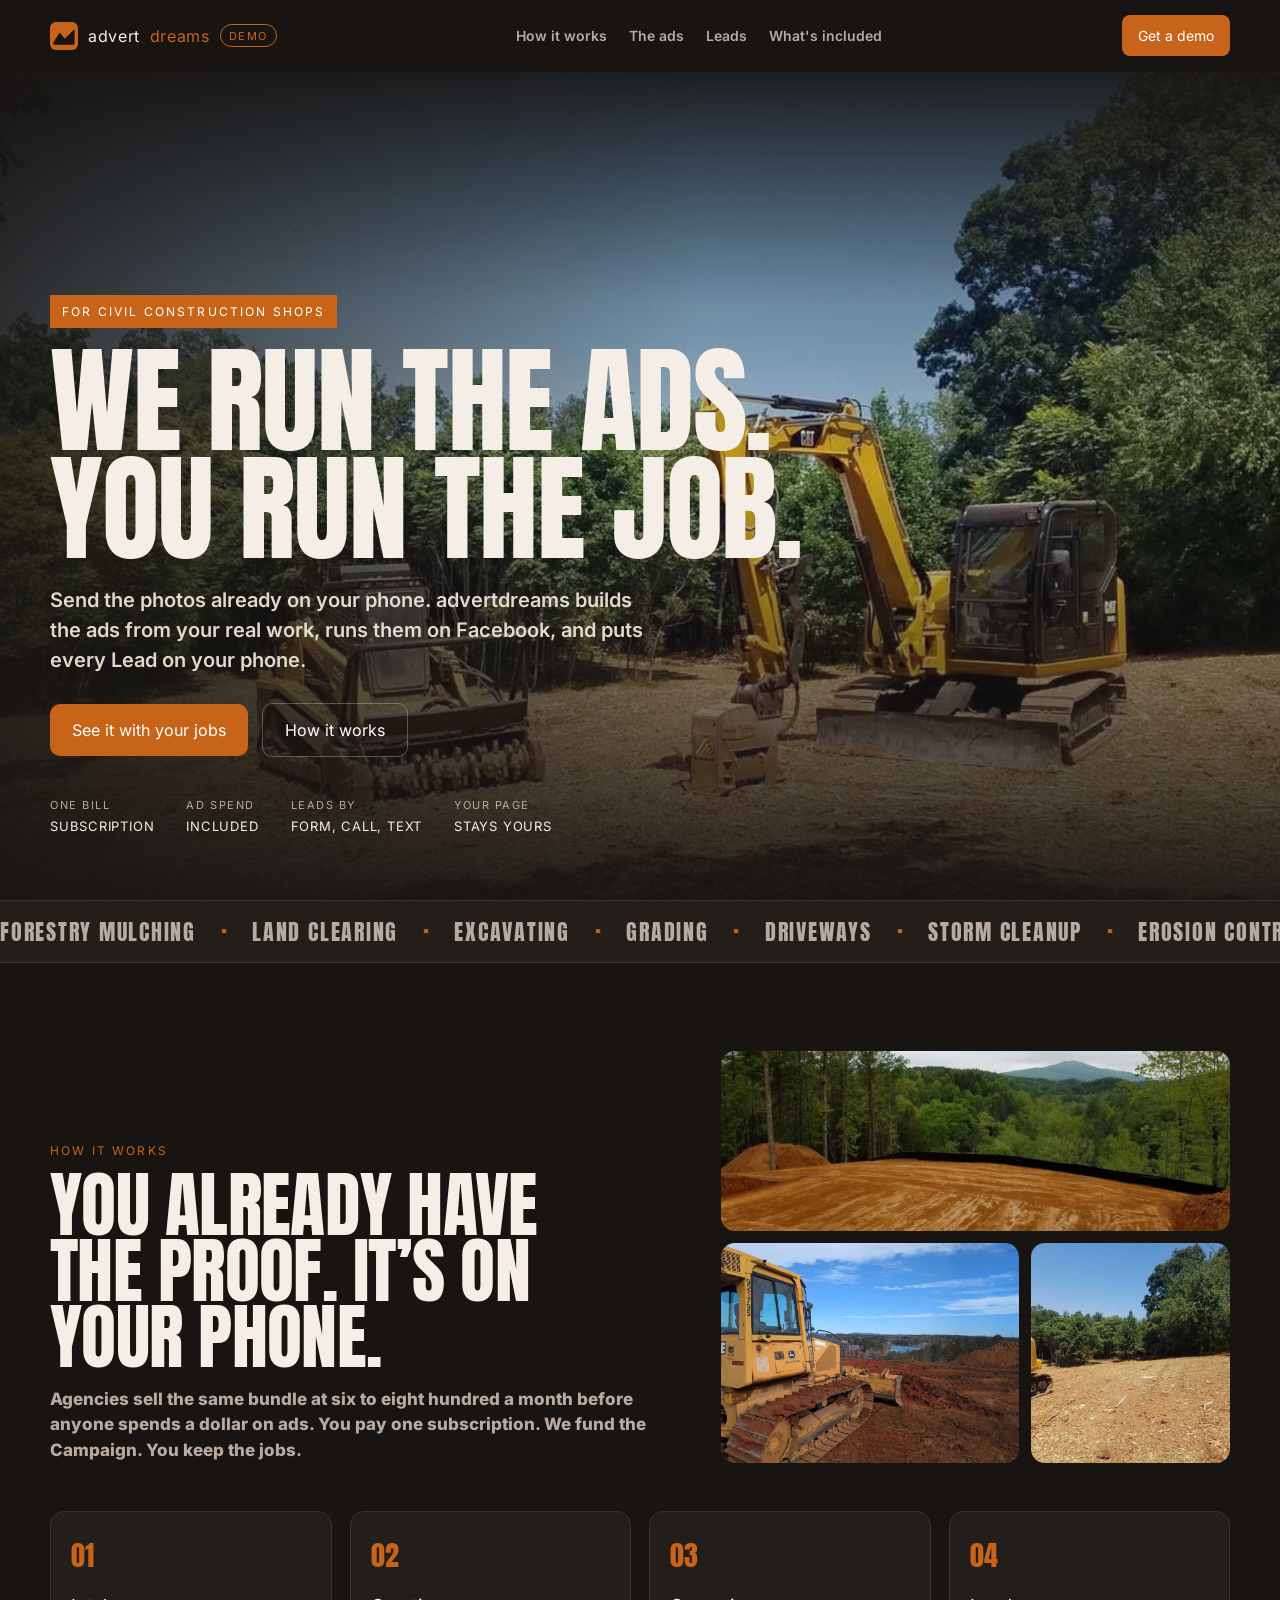
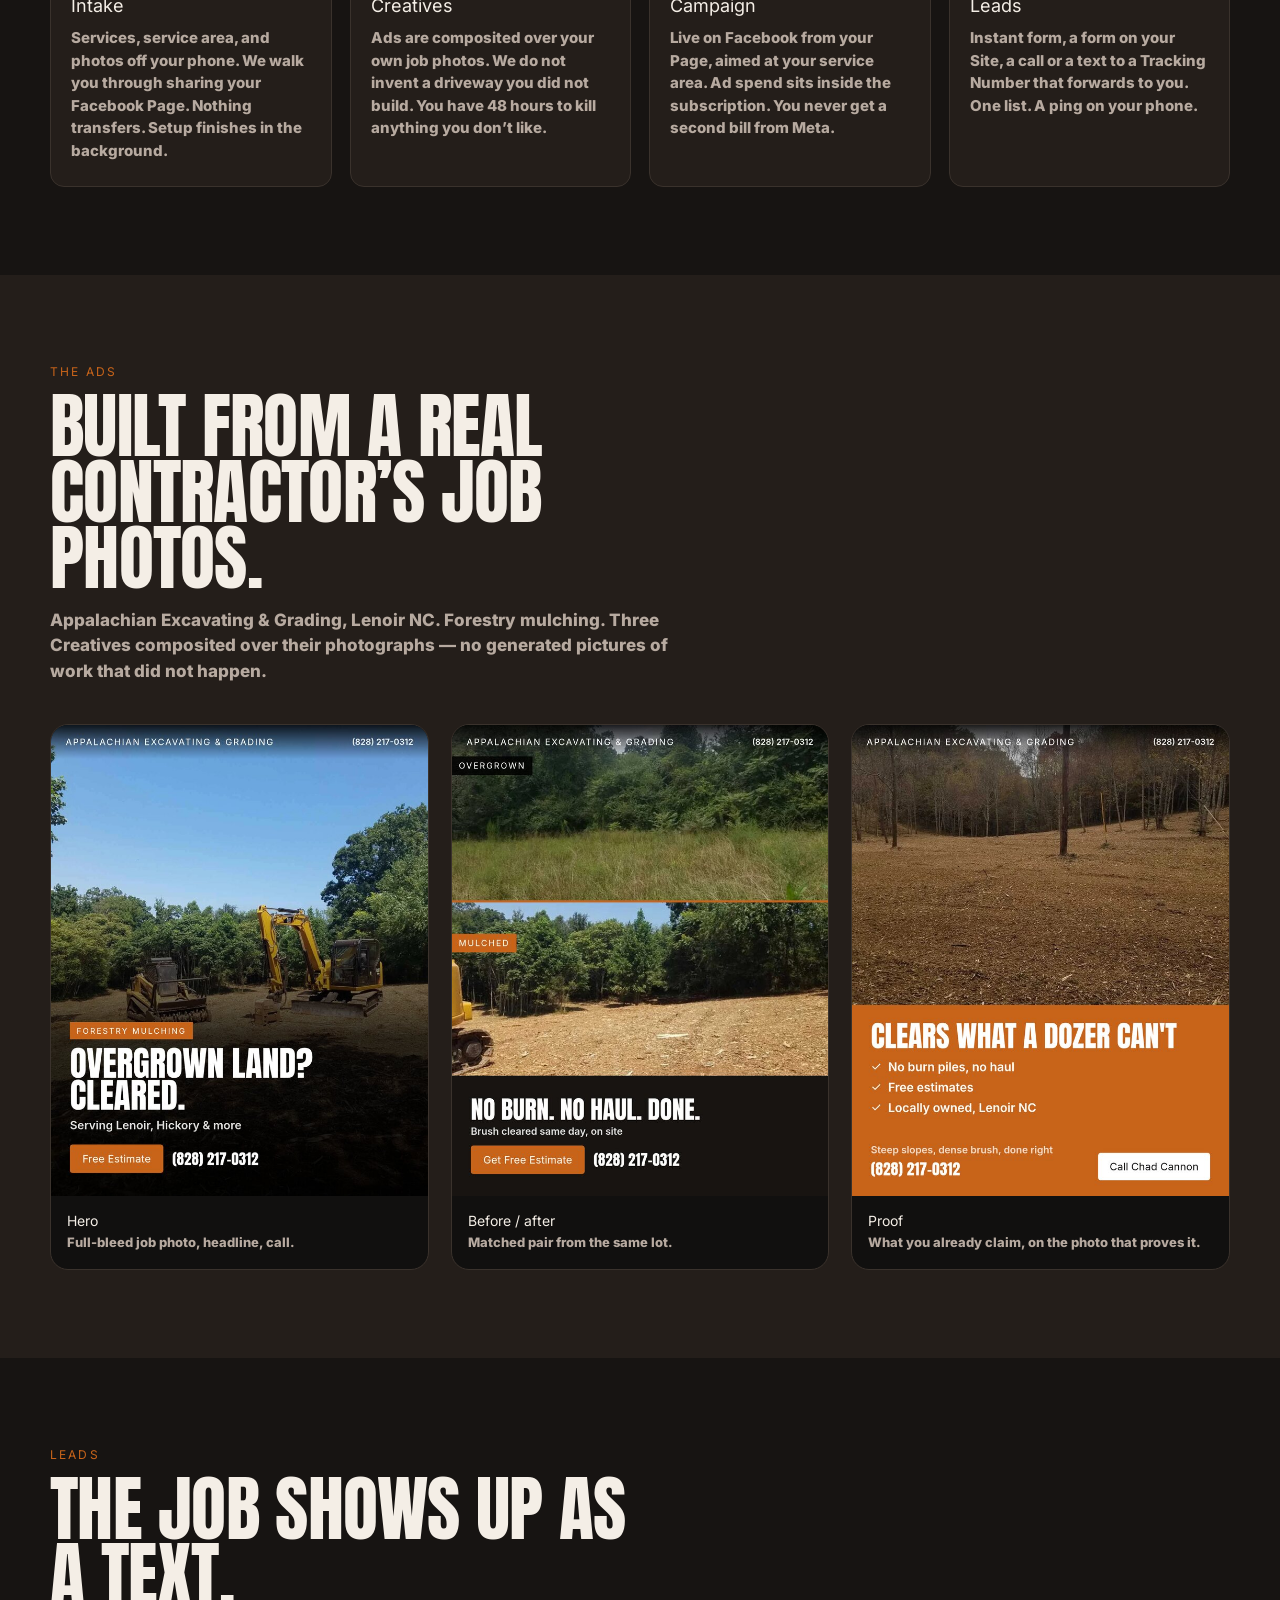
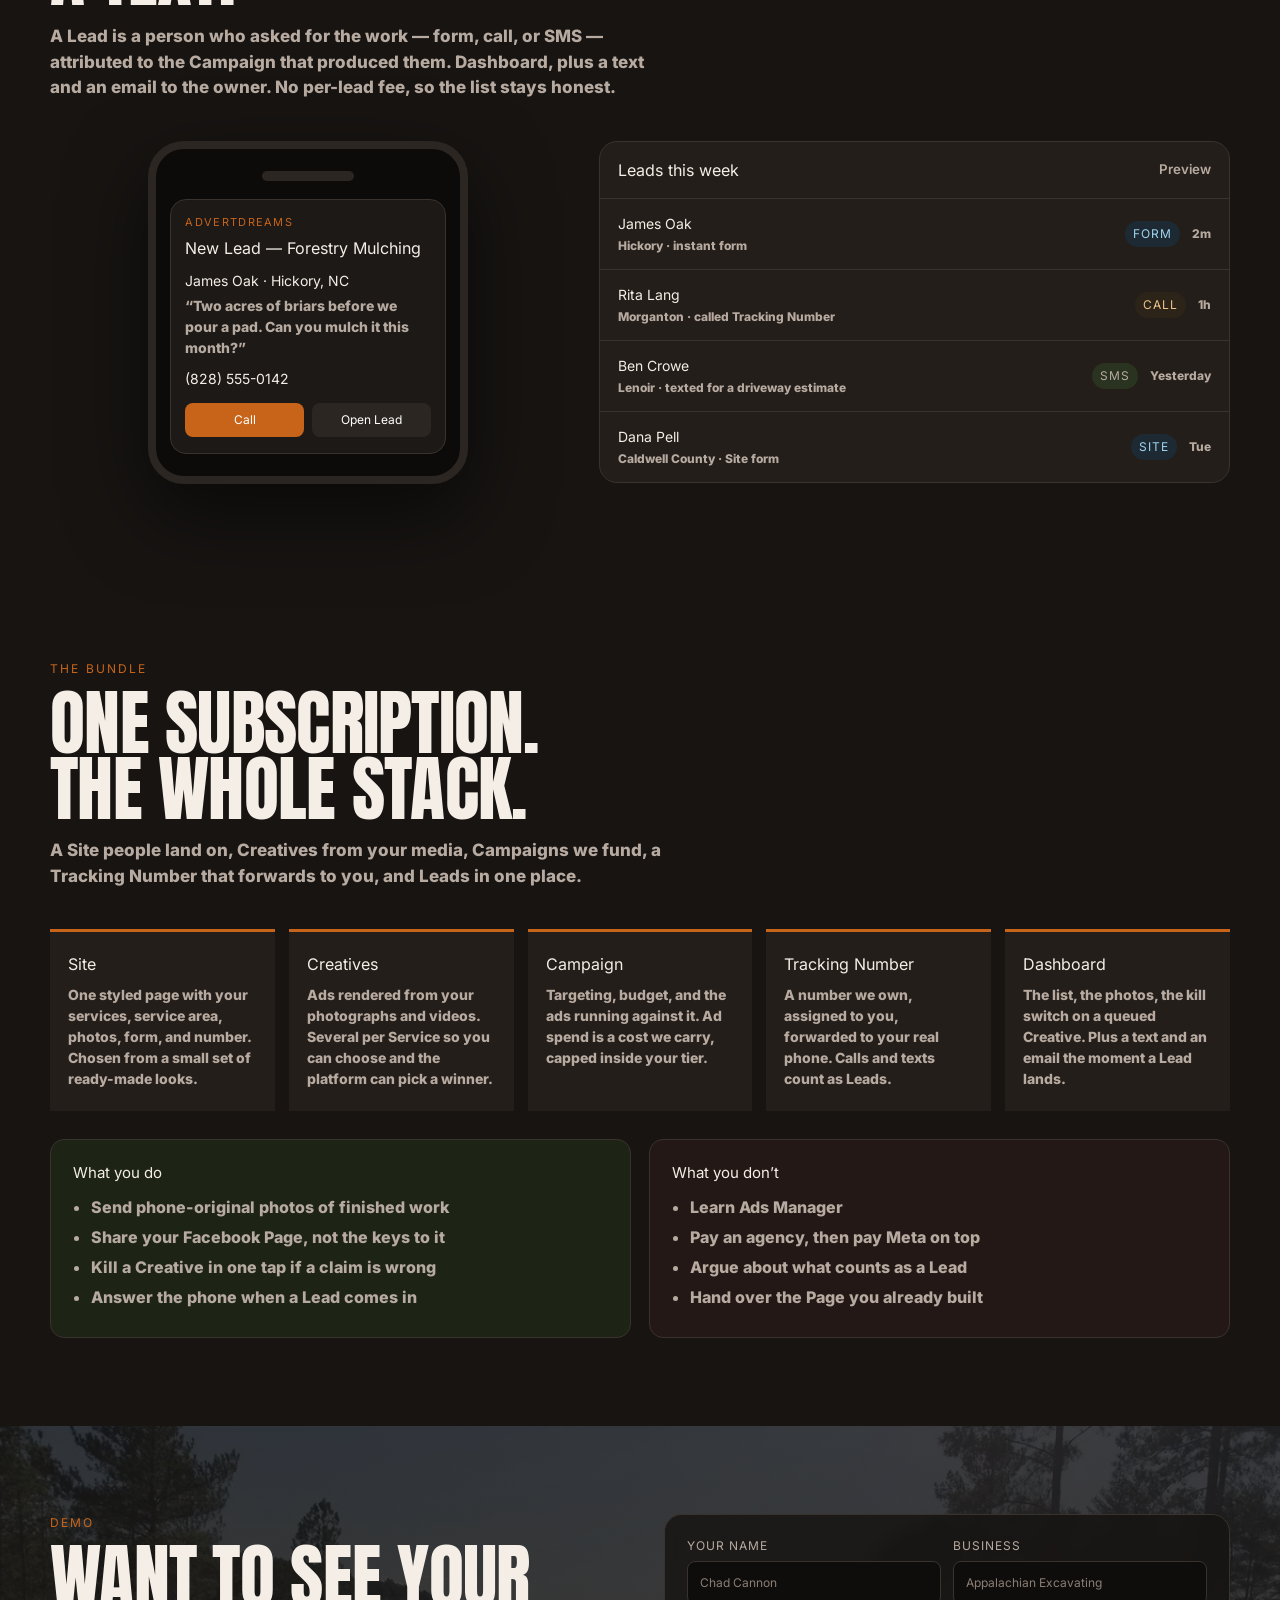
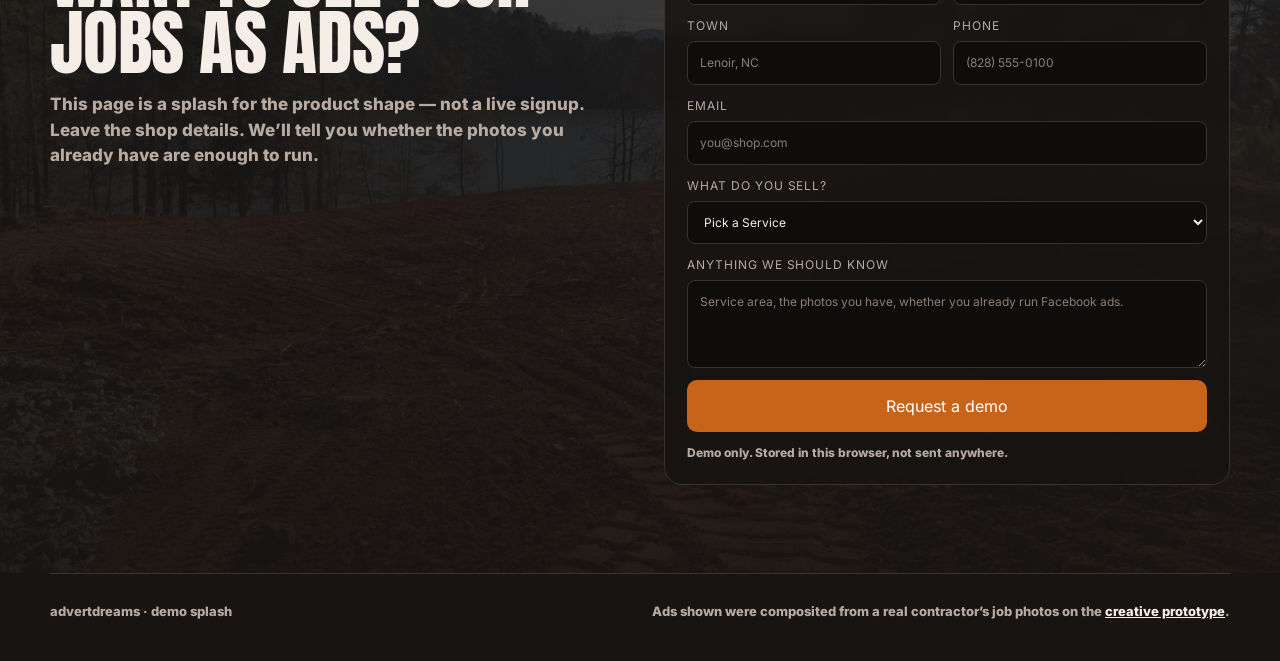
<file: prototypes/splash/index.html>
<!doctype html>
<html lang="en">
<head>
  <meta charset="utf-8">
  <meta name="viewport" content="width=device-width, initial-scale=1">
  <title>advertdreams — We run the ads. You run the job.</title>
  <meta name="description" content="Ads built from your real job photos, run on Facebook, with leads delivered by form, call, and text. One subscription. Ad spend included.">
  <meta property="og:title" content="advertdreams">
  <meta property="og:description" content="We run the ads. You run the job.">
  <meta property="og:image" content="assets/og.jpg">
  <link rel="icon" href="favicon.svg" type="image/svg+xml">
  <link rel="stylesheet" href="styles.css">
</head>
<body>
  <a class="skip" href="#main">Skip to content</a>

  <header class="nav">
    <div class="nav-inner">
      <a class="brand" href="#top" data-scroll>
        <svg viewBox="0 0 32 32" aria-hidden="true"><rect width="32" height="32" rx="7" fill="#c8641a"/><path d="M4 23 L11 12 L17 19 L28 8 V26 H4 Z" fill="#171412"/></svg>
        advert<b>dreams</b>
        <span class="demo-chip">Demo</span>
      </a>
      <ul class="nav-links">
        <li><a href="#how" data-scroll>How it works</a></li>
        <li><a href="#ads" data-scroll>The ads</a></li>
        <li><a href="#leads" data-scroll>Leads</a></li>
        <li><a href="#bundle" data-scroll>What's included</a></li>
      </ul>
      <a class="nav-cta" href="#apply" data-scroll>Get a demo</a>
      <button class="nav-toggle" type="button" aria-expanded="false" aria-controls="nav-drawer" aria-label="Open menu">☰</button>
    </div>
  </header>
  <nav class="nav-drawer" id="nav-drawer" hidden>
    <a href="#how" data-scroll>How it works</a>
    <a href="#ads" data-scroll>The ads</a>
    <a href="#leads" data-scroll>Leads</a>
    <a href="#bundle" data-scroll>What's included</a>
    <a href="#apply" data-scroll>Get a demo</a>
  </nav>

  <main id="main">
    <section class="hero" id="top">
      <div class="hero-photo" aria-hidden="true">
        <img src="assets/job-mulchers.jpg" alt="">
      </div>
      <div class="wrap">
        <p class="kicker">For civil construction shops</p>
        <h1>We run the ads. You run the job.</h1>
        <p class="lede">Send the photos already on your phone. advertdreams builds the ads from your real work, runs them on Facebook, and puts every Lead on your phone.</p>
        <div class="hero-actions">
          <a class="btn" href="#apply" data-scroll>See it with your jobs</a>
          <a class="btn btn-ghost" href="#how" data-scroll>How it works</a>
        </div>
        <div class="hero-meta">
          <div>One bill<span>subscription</span></div>
          <div>Ad spend<span>included</span></div>
          <div>Leads by<span>form, call, text</span></div>
          <div>Your page<span>stays yours</span></div>
        </div>
      </div>
    </section>

    <div class="ticker" aria-hidden="true">
      <div class="ticker-track">
        <span>Forestry mulching <b>·</b> Land clearing <b>·</b> Excavating <b>·</b> Grading <b>·</b> Driveways <b>·</b> Storm cleanup <b>·</b> Erosion control <b>·</b></span>
        <span>Forestry mulching <b>·</b> Land clearing <b>·</b> Excavating <b>·</b> Grading <b>·</b> Driveways <b>·</b> Storm cleanup <b>·</b> Erosion control <b>·</b></span>
      </div>
    </div>

    <section id="how">
      <div class="wrap">
        <div class="split">
          <div>
            <p class="section-kicker">How it works</p>
            <h2>You already have the proof. It’s on your phone.</h2>
            <p class="section-copy">Agencies sell the same bundle at six to eight hundred a month before anyone spends a dollar on ads. You pay one subscription. We fund the Campaign. You keep the jobs.</p>
          </div>
          <div class="photo-stack">
            <img class="wide" src="assets/job-pad.jpg" alt="A finished graded building pad on a ridge">
            <img src="assets/job-dozer.jpg" alt="A dozer parked on a red clay cut">
            <img src="assets/job-mulched.jpg" alt="A field after forestry mulching">
          </div>
        </div>

        <ol class="steps">
          <li class="step">
            <div class="step-num">01</div>
            <h3>Intake</h3>
            <p>Services, service area, and photos off your phone. We walk you through sharing your Facebook Page. Nothing transfers. Setup finishes in the background.</p>
          </li>
          <li class="step">
            <div class="step-num">02</div>
            <h3>Creatives</h3>
            <p>Ads are composited over your own job photos. We do not invent a driveway you did not build. You have 48 hours to kill anything you don’t like.</p>
          </li>
          <li class="step">
            <div class="step-num">03</div>
            <h3>Campaign</h3>
            <p>Live on Facebook from your Page, aimed at your service area. Ad spend sits inside the subscription. You never get a second bill from Meta.</p>
          </li>
          <li class="step">
            <div class="step-num">04</div>
            <h3>Leads</h3>
            <p>Instant form, a form on your Site, a call or a text to a Tracking Number that forwards to you. One list. A ping on your phone.</p>
          </li>
        </ol>
      </div>
    </section>

    <section class="ads" id="ads">
      <div class="wrap">
        <p class="section-kicker">The ads</p>
        <h2>Built from a real contractor’s job photos.</h2>
        <p class="section-copy">Appalachian Excavating &amp; Grading, Lenoir NC. Forestry mulching. Three Creatives composited over their photographs — no generated pictures of work that did not happen.</p>
        <div class="ad-grid">
          <figure class="ad-card">
            <img src="assets/ad-hero.jpg" alt="Ad: Overgrown Land? Cleared. Forestry mulching by Appalachian Excavating & Grading">
            <figcaption class="ad-caption"><strong>Hero</strong> Full-bleed job photo, headline, call.</figcaption>
          </figure>
          <figure class="ad-card">
            <img src="assets/ad-before-after.jpg" alt="Ad: before and after forestry mulching, no burn no haul">
            <figcaption class="ad-caption"><strong>Before / after</strong> Matched pair from the same lot.</figcaption>
          </figure>
          <figure class="ad-card">
            <img src="assets/ad-proof.jpg" alt="Ad: Clears what a dozer can't, with three proof points">
            <figcaption class="ad-caption"><strong>Proof</strong> What you already claim, on the photo that proves it.</figcaption>
          </figure>
        </div>
      </div>
    </section>

    <section id="leads">
      <div class="wrap">
        <p class="section-kicker">Leads</p>
        <h2>The job shows up as a text.</h2>
        <p class="section-copy">A Lead is a person who asked for the work — form, call, or SMS — attributed to the Campaign that produced them. Dashboard, plus a text and an email to the owner. No per-lead fee, so the list stays honest.</p>
        <div class="leads-grid">
          <div class="phone" aria-label="Preview of a lead text on a phone">
            <div class="phone-bar"></div>
            <div class="sms">
              <div class="sms-from">advertdreams</div>
              <h3>New Lead — Forestry Mulching</h3>
              <p class="who">James Oak · Hickory, NC</p>
              <p>“Two acres of briars before we pour a pad. Can you mulch it this month?”</p>
              <p class="who">(828) 555-0142</p>
              <div class="sms-actions">
                <span>Call</span>
                <span class="alt">Open Lead</span>
              </div>
            </div>
          </div>
          <div class="dash">
            <div class="dash-head">Leads this week <small>Preview</small></div>
            <div class="lead-row">
              <div><b>James Oak</b><span>Hickory · instant form</span></div>
              <span class="tag form">Form</span>
              <span>2m</span>
            </div>
            <div class="lead-row">
              <div><b>Rita Lang</b><span>Morganton · called Tracking Number</span></div>
              <span class="tag call">Call</span>
              <span>1h</span>
            </div>
            <div class="lead-row">
              <div><b>Ben Crowe</b><span>Lenoir · texted for a driveway estimate</span></div>
              <span class="tag">SMS</span>
              <span>Yesterday</span>
            </div>
            <div class="lead-row">
              <div><b>Dana Pell</b><span>Caldwell County · Site form</span></div>
              <span class="tag form">Site</span>
              <span>Tue</span>
            </div>
          </div>
        </div>
      </div>
    </section>

    <section id="bundle">
      <div class="wrap">
        <p class="section-kicker">The bundle</p>
        <h2>One subscription. The whole stack.</h2>
        <p class="section-copy">A Site people land on, Creatives from your media, Campaigns we fund, a Tracking Number that forwards to you, and Leads in one place.</p>
        <div class="bundle-grid">
          <article class="bundle">
            <h3>Site</h3>
            <p>One styled page with your services, service area, photos, form, and number. Chosen from a small set of ready-made looks.</p>
          </article>
          <article class="bundle">
            <h3>Creatives</h3>
            <p>Ads rendered from your photographs and videos. Several per Service so you can choose and the platform can pick a winner.</p>
          </article>
          <article class="bundle">
            <h3>Campaign</h3>
            <p>Targeting, budget, and the ads running against it. Ad spend is a cost we carry, capped inside your tier.</p>
          </article>
          <article class="bundle">
            <h3>Tracking Number</h3>
            <p>A number we own, assigned to you, forwarded to your real phone. Calls and texts count as Leads.</p>
          </article>
          <article class="bundle">
            <h3>Dashboard</h3>
            <p>The list, the photos, the kill switch on a queued Creative. Plus a text and an email the moment a Lead lands.</p>
          </article>
        </div>
        <div class="not-grid">
          <div class="not-card yes">
            <h3>What you do</h3>
            <ul>
              <li>Send phone-original photos of finished work</li>
              <li>Share your Facebook Page, not the keys to it</li>
              <li>Kill a Creative in one tap if a claim is wrong</li>
              <li>Answer the phone when a Lead comes in</li>
            </ul>
          </div>
          <div class="not-card no">
            <h3>What you don’t</h3>
            <ul>
              <li>Learn Ads Manager</li>
              <li>Pay an agency, then pay Meta on top</li>
              <li>Argue about what counts as a Lead</li>
              <li>Hand over the Page you already built</li>
            </ul>
          </div>
        </div>
      </div>
    </section>

    <section class="cta-band" id="apply">
      <div class="wrap">
        <div>
          <p class="section-kicker">Demo</p>
          <h2>Want to see your jobs as ads?</h2>
          <p class="section-copy">This page is a splash for the product shape — not a live signup. Leave the shop details. We’ll tell you whether the photos you already have are enough to run.</p>
        </div>
        <div class="cta-panel">
          <form id="demo-form" action="#" method="post">
            <div class="form-row">
              <label>Your name <input name="owner" type="text" autocomplete="name" required placeholder="Chad Cannon"></label>
              <label>Business <input name="business" type="text" autocomplete="organization" required placeholder="Appalachian Excavating"></label>
            </div>
            <div class="form-row">
              <label>Town <input name="town" type="text" required placeholder="Lenoir, NC"></label>
              <label>Phone <input name="phone" type="tel" autocomplete="tel" required placeholder="(828) 555-0100"></label>
            </div>
            <label>Email <input name="email" type="email" autocomplete="email" required placeholder="you@shop.com"></label>
            <label>What do you sell?
              <select name="service" required>
                <option value="" disabled selected>Pick a Service</option>
                <option>Forestry mulching</option>
                <option>Land clearing</option>
                <option>Excavating &amp; grading</option>
                <option>Driveways &amp; road building</option>
                <option>Something else in civil construction</option>
              </select>
            </label>
            <label>Anything we should know
              <textarea name="notes" placeholder="Service area, the photos you have, whether you already run Facebook ads."></textarea>
            </label>
            <button class="btn" type="submit">Request a demo</button>
            <p class="fine">Demo only. Stored in this browser, not sent anywhere.</p>
          </form>
          <div id="demo-thanks" hidden tabindex="-1">
            <h3>Got it.</h3>
            <p>We’ll look at whether the shop is a fit and whether the photos you have will clear Meta’s size gate. Check your email.</p>
          </div>
        </div>
      </div>
    </section>
  </main>

  <footer class="wrap foot">
    <div>advertdreams · demo splash</div>
    <div>Ads shown were composited from a real contractor’s job photos on the <a href="https://github.com/TempleZide/advertdreams/tree/prototype/ad-creative">creative prototype</a>.</div>
  </footer>
  <script src="app.js"></script>
</body>
</html>
</file>
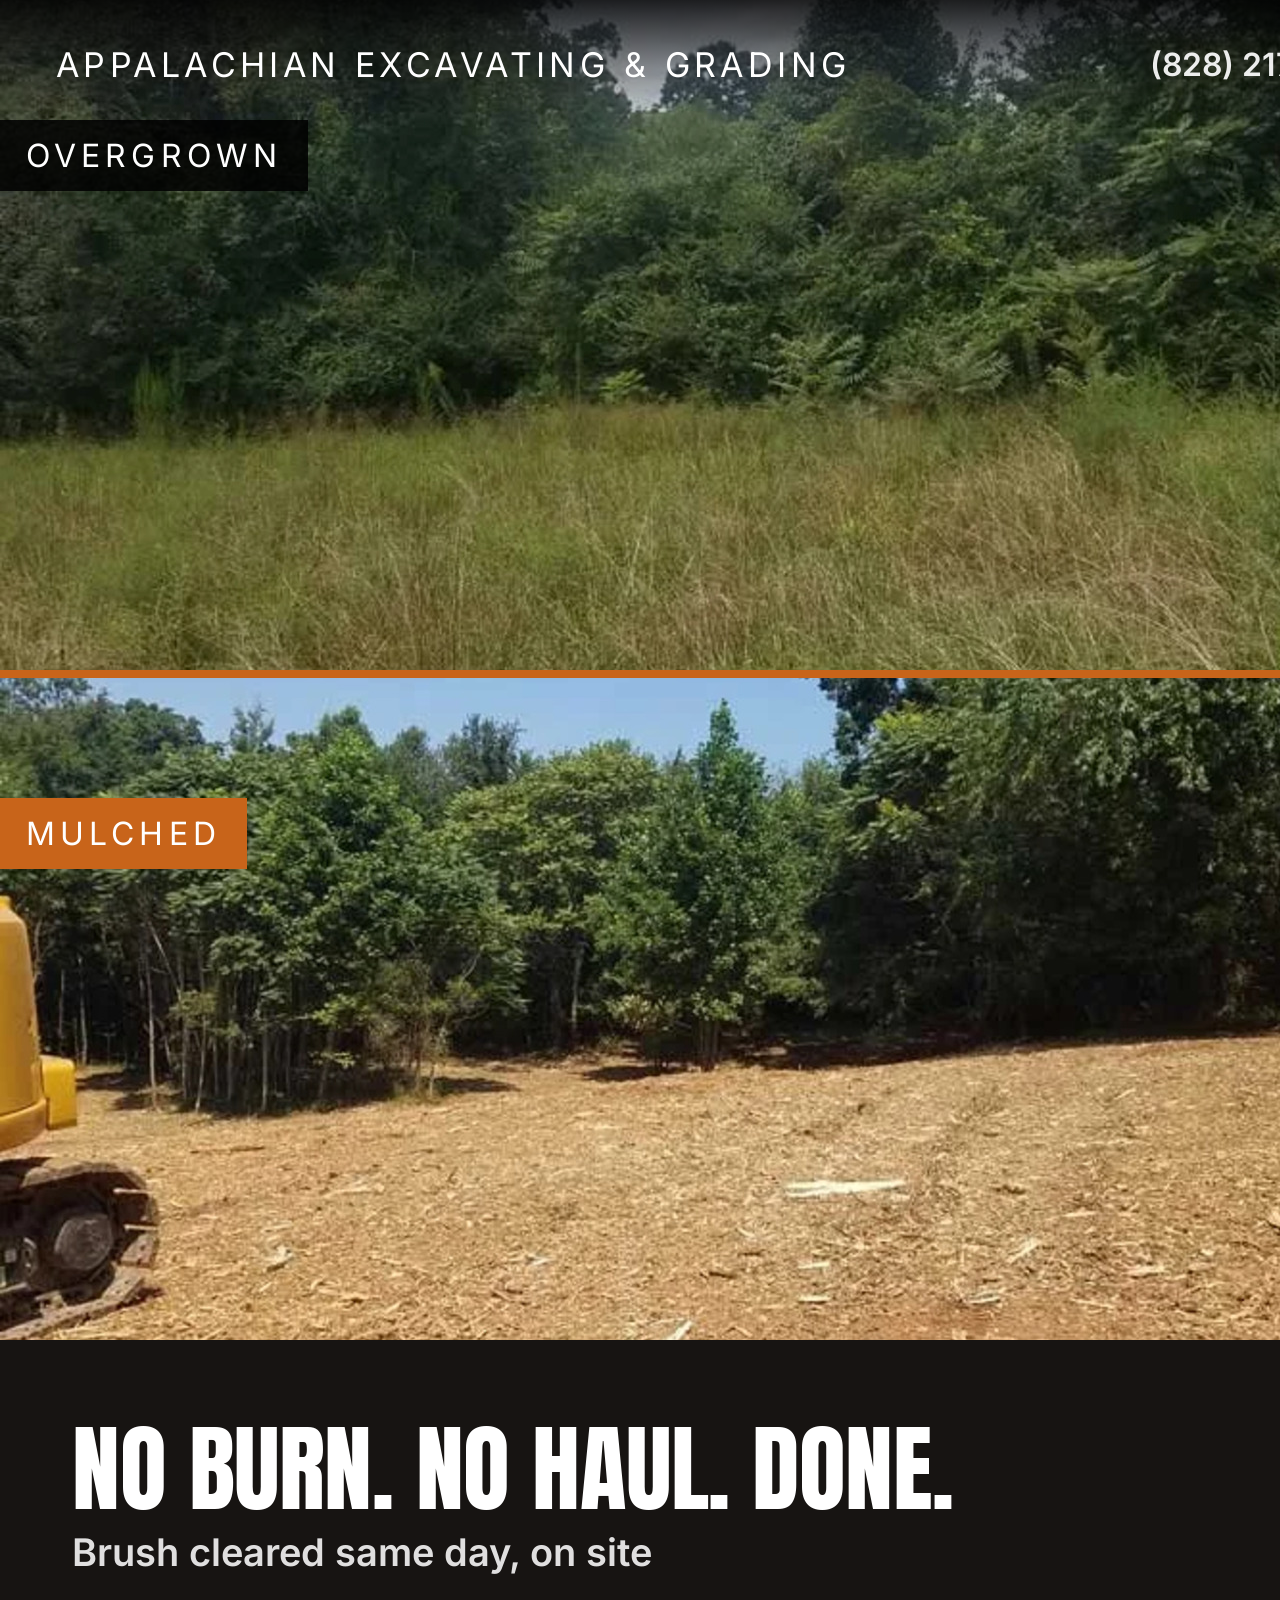
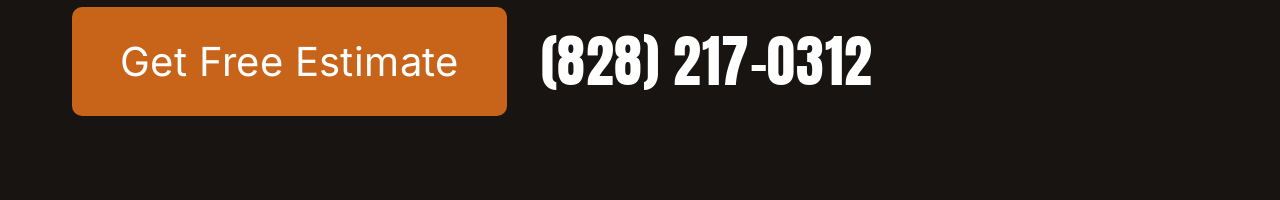
<file: prototypes/ad-creative/out/before_after.html>
<!doctype html><meta charset=utf-8><style>
@font-face { font-family: Anton; src: url(../fonts/Anton.ttf); }
@font-face { font-family: Inter; src: url(../fonts/Inter-400.ttf); font-weight: 400 }
@font-face { font-family: Inter; src: url(../fonts/Inter-600.ttf); font-weight: 600 }
@font-face { font-family: Inter; src: url(../fonts/Inter-800.ttf); font-weight: 800 }
* { margin: 0; padding: 0; box-sizing: border-box }
body { width: 1440px; height: 1800px; overflow: hidden; font-family: Inter, sans-serif;
       background: #171412; position: relative; -webkit-font-smoothing: antialiased }
img { width: 100%; height: 100%; object-fit: cover; display: block }
.frame { position: absolute; inset: 0 }
.wordmark { position: absolute; top: 0; left: 0; right: 0; padding: 44px 56px; z-index: 3;
            display: flex; justify-content: space-between; align-items: center;
            background: linear-gradient(#000d, #0000) }
.wordmark b { font-weight: 800; font-size: 34px; letter-spacing: .13em; color: #fff;
              text-transform: uppercase }
.wordmark span { font-weight: 600; font-size: 32px; color: #fff; opacity: .92 }
.scrim { position: absolute; left: 0; right: 0; bottom: 0; height: 62%; z-index: 1;
         background: linear-gradient(#0000 0%, #000000cc 46%, #000000f2 100%) }
.stack { position: absolute; left: 0; right: 0; bottom: 0; z-index: 2; padding: 0 72px 88px }
.kicker { display: inline-block; background: #c8641a; color: #fff; font-weight: 800;
          font-size: 30px; letter-spacing: .18em; text-transform: uppercase;
          padding: 16px 26px 14px; margin-bottom: 30px }
h1 { font-family: Anton; font-weight: 400; text-transform: uppercase; color: #fff;
     font-size: 132px; line-height: .93; letter-spacing: -.005em }
.sub { font-size: 44px; font-weight: 600; color: #ffffffdd; margin-top: 26px; line-height: 1.25 }
.cta { display: flex; align-items: center; gap: 34px; margin-top: 46px }
.btn { background: #c8641a; color: #fff; font-weight: 800; font-size: 40px;
       padding: 30px 48px; border-radius: 10px; letter-spacing: .01em }
.tel { font-family: Anton; font-size: 56px; color: #fff; letter-spacing: .01em }
.label { position: absolute; z-index: 3; background: #000000d9; color: #fff; font-weight: 800;
         font-size: 32px; letter-spacing: .16em; text-transform: uppercase; padding: 16px 26px }
.half { position: absolute; left: 0; right: 0; height: 670px; overflow: hidden }
.band { position: absolute; left: 0; right: 0; bottom: 0; height: 460px; background: #171412;
        padding: 54px 72px; display: flex; flex-direction: column; justify-content: center }
.band h1 { font-size: 96px }
.band .sub { margin-top: 16px; font-size: 38px }
.band .cta { margin-top: 30px }
.rule { position: absolute; left: 0; right: 0; top: 670px; height: 8px;
        background: #c8641a; z-index: 4 }
.points { margin: 38px 0 0; list-style: none }
.points li { font-size: 46px; font-weight: 600; color: #fff; padding-left: 66px; margin-bottom: 22px;
             position: relative }
.points li::before { content: "✓"; position: absolute; left: 0; top: -2px; color: #fff;
                     font-weight: 800; font-size: 46px }
.brandblock { position: absolute; left: 0; right: 0; bottom: 0; height: 730px;
              background: #c8641a; padding: 66px 72px 60px;
              display: flex; flex-direction: column }
.brandblock h1 { font-size: 112px }
.spacer { flex: 1 }
.footline { display: flex; justify-content: space-between; align-items: flex-end }
.footline .sub { margin: 0; font-size: 38px }
.whitebtn { background: #fff; color: #171412; font-weight: 800; font-size: 40px;
            padding: 28px 44px; border-radius: 10px }
</style>
    <div class=half style="top:0"><img src="../photos/hi/02-before-overgrown.jpg"></div>
    <div class=half style="top:678px"><img src="../photos/hi/03-after-mulched.jpg"></div>
    <div class=rule></div>
    <div class=label style="top:120px;left:0">OVERGROWN</div>
    <div class=label style="top:798px;left:0;background:#c8641a">MULCHED</div>
    <div class=wordmark><b>Appalachian Excavating & Grading</b><span>(828) 217-0312</span></div>
    <div class=band>
      <h1>No Burn. No Haul. Done.</h1>
      <div class=sub>Brush cleared same day, on site</div>
      <div class=cta><div class=btn>Get Free Estimate</div><div class=tel>(828) 217-0312</div></div>
    </div>
</file>
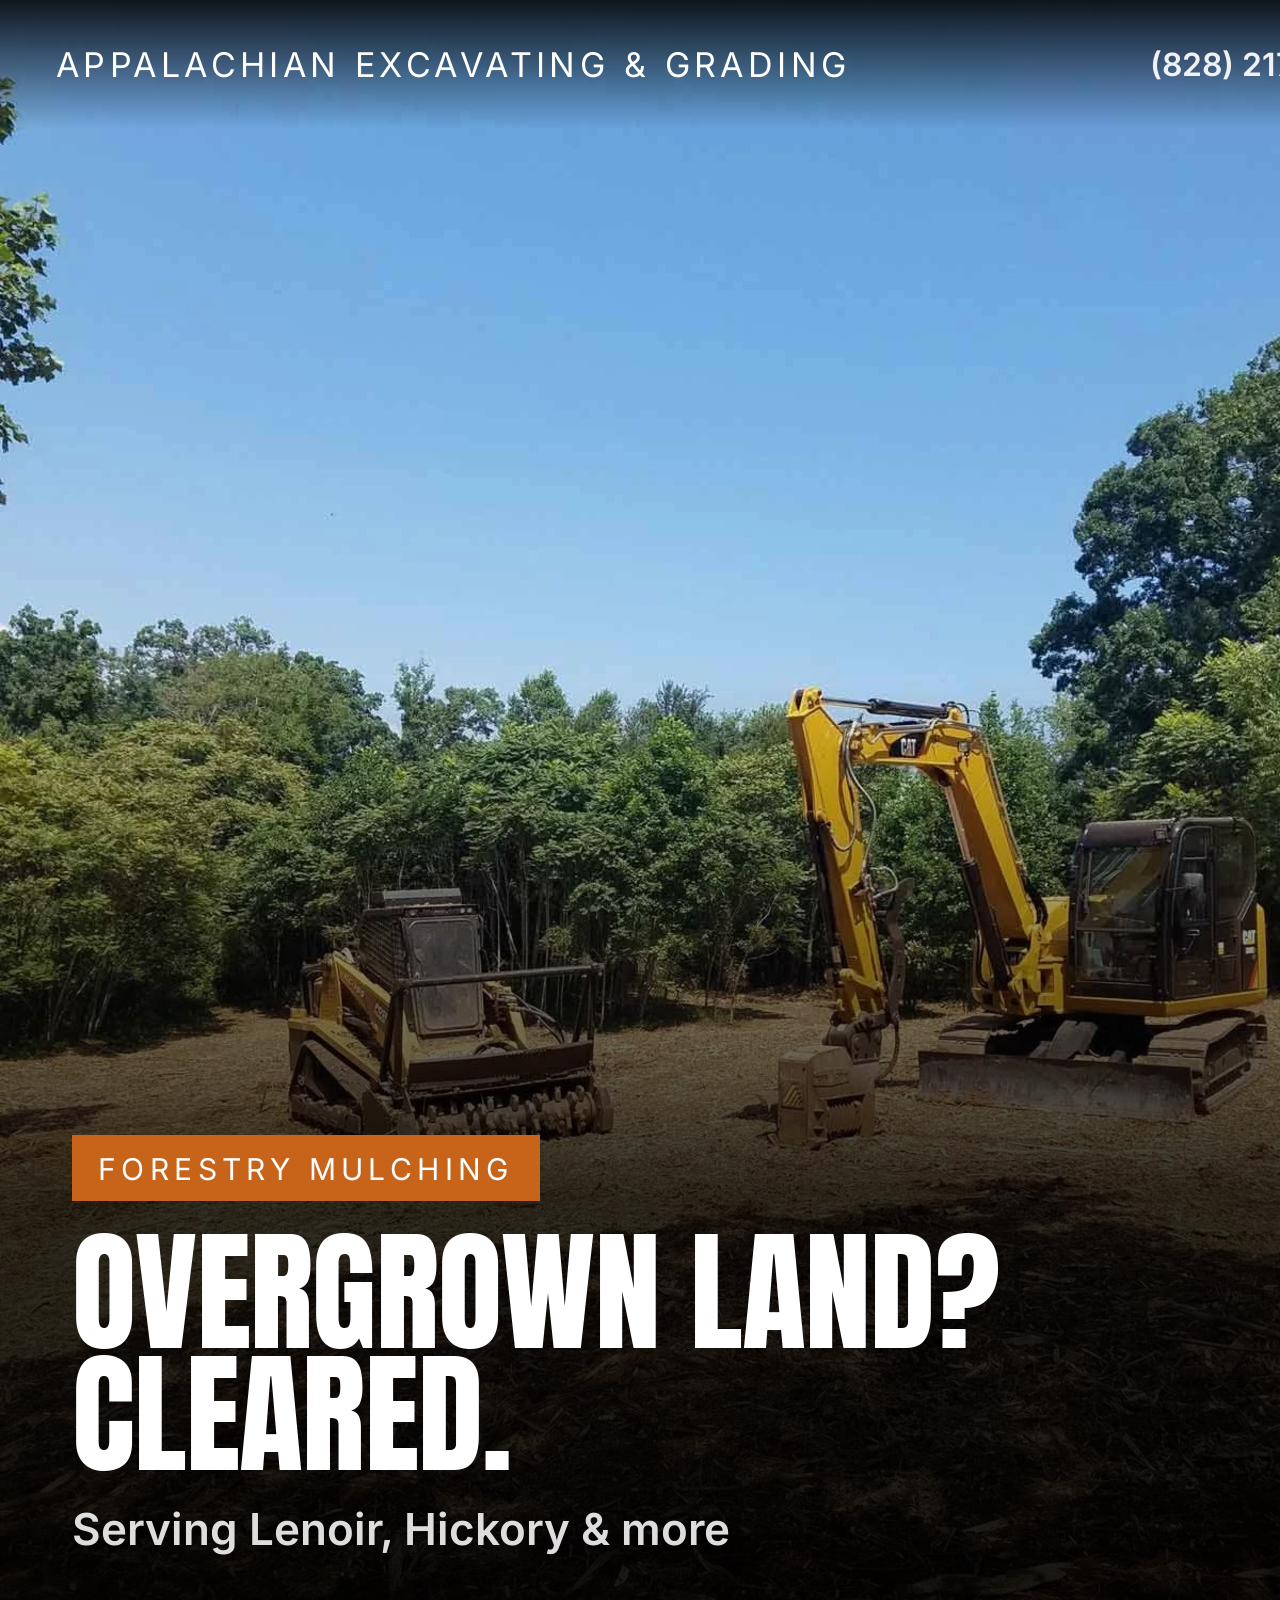
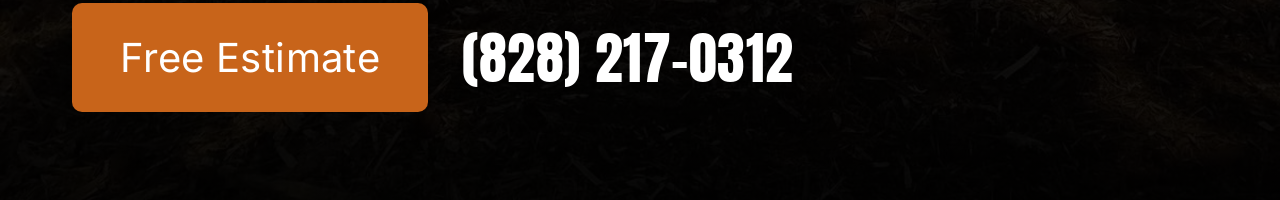
<file: prototypes/ad-creative/out/hero.html>
<!doctype html><meta charset=utf-8><style>
@font-face { font-family: Anton; src: url(../fonts/Anton.ttf); }
@font-face { font-family: Inter; src: url(../fonts/Inter-400.ttf); font-weight: 400 }
@font-face { font-family: Inter; src: url(../fonts/Inter-600.ttf); font-weight: 600 }
@font-face { font-family: Inter; src: url(../fonts/Inter-800.ttf); font-weight: 800 }
* { margin: 0; padding: 0; box-sizing: border-box }
body { width: 1440px; height: 1800px; overflow: hidden; font-family: Inter, sans-serif;
       background: #171412; position: relative; -webkit-font-smoothing: antialiased }
img { width: 100%; height: 100%; object-fit: cover; display: block }
.frame { position: absolute; inset: 0 }
.wordmark { position: absolute; top: 0; left: 0; right: 0; padding: 44px 56px; z-index: 3;
            display: flex; justify-content: space-between; align-items: center;
            background: linear-gradient(#000d, #0000) }
.wordmark b { font-weight: 800; font-size: 34px; letter-spacing: .13em; color: #fff;
              text-transform: uppercase }
.wordmark span { font-weight: 600; font-size: 32px; color: #fff; opacity: .92 }
.scrim { position: absolute; left: 0; right: 0; bottom: 0; height: 62%; z-index: 1;
         background: linear-gradient(#0000 0%, #000000cc 46%, #000000f2 100%) }
.stack { position: absolute; left: 0; right: 0; bottom: 0; z-index: 2; padding: 0 72px 88px }
.kicker { display: inline-block; background: #c8641a; color: #fff; font-weight: 800;
          font-size: 30px; letter-spacing: .18em; text-transform: uppercase;
          padding: 16px 26px 14px; margin-bottom: 30px }
h1 { font-family: Anton; font-weight: 400; text-transform: uppercase; color: #fff;
     font-size: 132px; line-height: .93; letter-spacing: -.005em }
.sub { font-size: 44px; font-weight: 600; color: #ffffffdd; margin-top: 26px; line-height: 1.25 }
.cta { display: flex; align-items: center; gap: 34px; margin-top: 46px }
.btn { background: #c8641a; color: #fff; font-weight: 800; font-size: 40px;
       padding: 30px 48px; border-radius: 10px; letter-spacing: .01em }
.tel { font-family: Anton; font-size: 56px; color: #fff; letter-spacing: .01em }
.label { position: absolute; z-index: 3; background: #000000d9; color: #fff; font-weight: 800;
         font-size: 32px; letter-spacing: .16em; text-transform: uppercase; padding: 16px 26px }
.half { position: absolute; left: 0; right: 0; height: 670px; overflow: hidden }
.band { position: absolute; left: 0; right: 0; bottom: 0; height: 460px; background: #171412;
        padding: 54px 72px; display: flex; flex-direction: column; justify-content: center }
.band h1 { font-size: 96px }
.band .sub { margin-top: 16px; font-size: 38px }
.band .cta { margin-top: 30px }
.rule { position: absolute; left: 0; right: 0; top: 670px; height: 8px;
        background: #c8641a; z-index: 4 }
.points { margin: 38px 0 0; list-style: none }
.points li { font-size: 46px; font-weight: 600; color: #fff; padding-left: 66px; margin-bottom: 22px;
             position: relative }
.points li::before { content: "✓"; position: absolute; left: 0; top: -2px; color: #fff;
                     font-weight: 800; font-size: 46px }
.brandblock { position: absolute; left: 0; right: 0; bottom: 0; height: 730px;
              background: #c8641a; padding: 66px 72px 60px;
              display: flex; flex-direction: column }
.brandblock h1 { font-size: 112px }
.spacer { flex: 1 }
.footline { display: flex; justify-content: space-between; align-items: flex-end }
.footline .sub { margin: 0; font-size: 38px }
.whitebtn { background: #fff; color: #171412; font-weight: 800; font-size: 40px;
            padding: 28px 44px; border-radius: 10px }
</style>
    <div class=frame><img src="../photos/hi/01-mulchers-working.jpg"></div>
    <div class=scrim></div>
    <div class=wordmark><b>Appalachian Excavating & Grading</b><span>(828) 217-0312</span></div>
    <div class=stack>
      <div class=kicker>FORESTRY MULCHING</div>
      <h1>Overgrown Land? Cleared.</h1>
      <div class=sub>Serving Lenoir, Hickory & more</div>
      <div class=cta><div class=btn>Free Estimate</div><div class=tel>(828) 217-0312</div></div>
    </div>
</file>
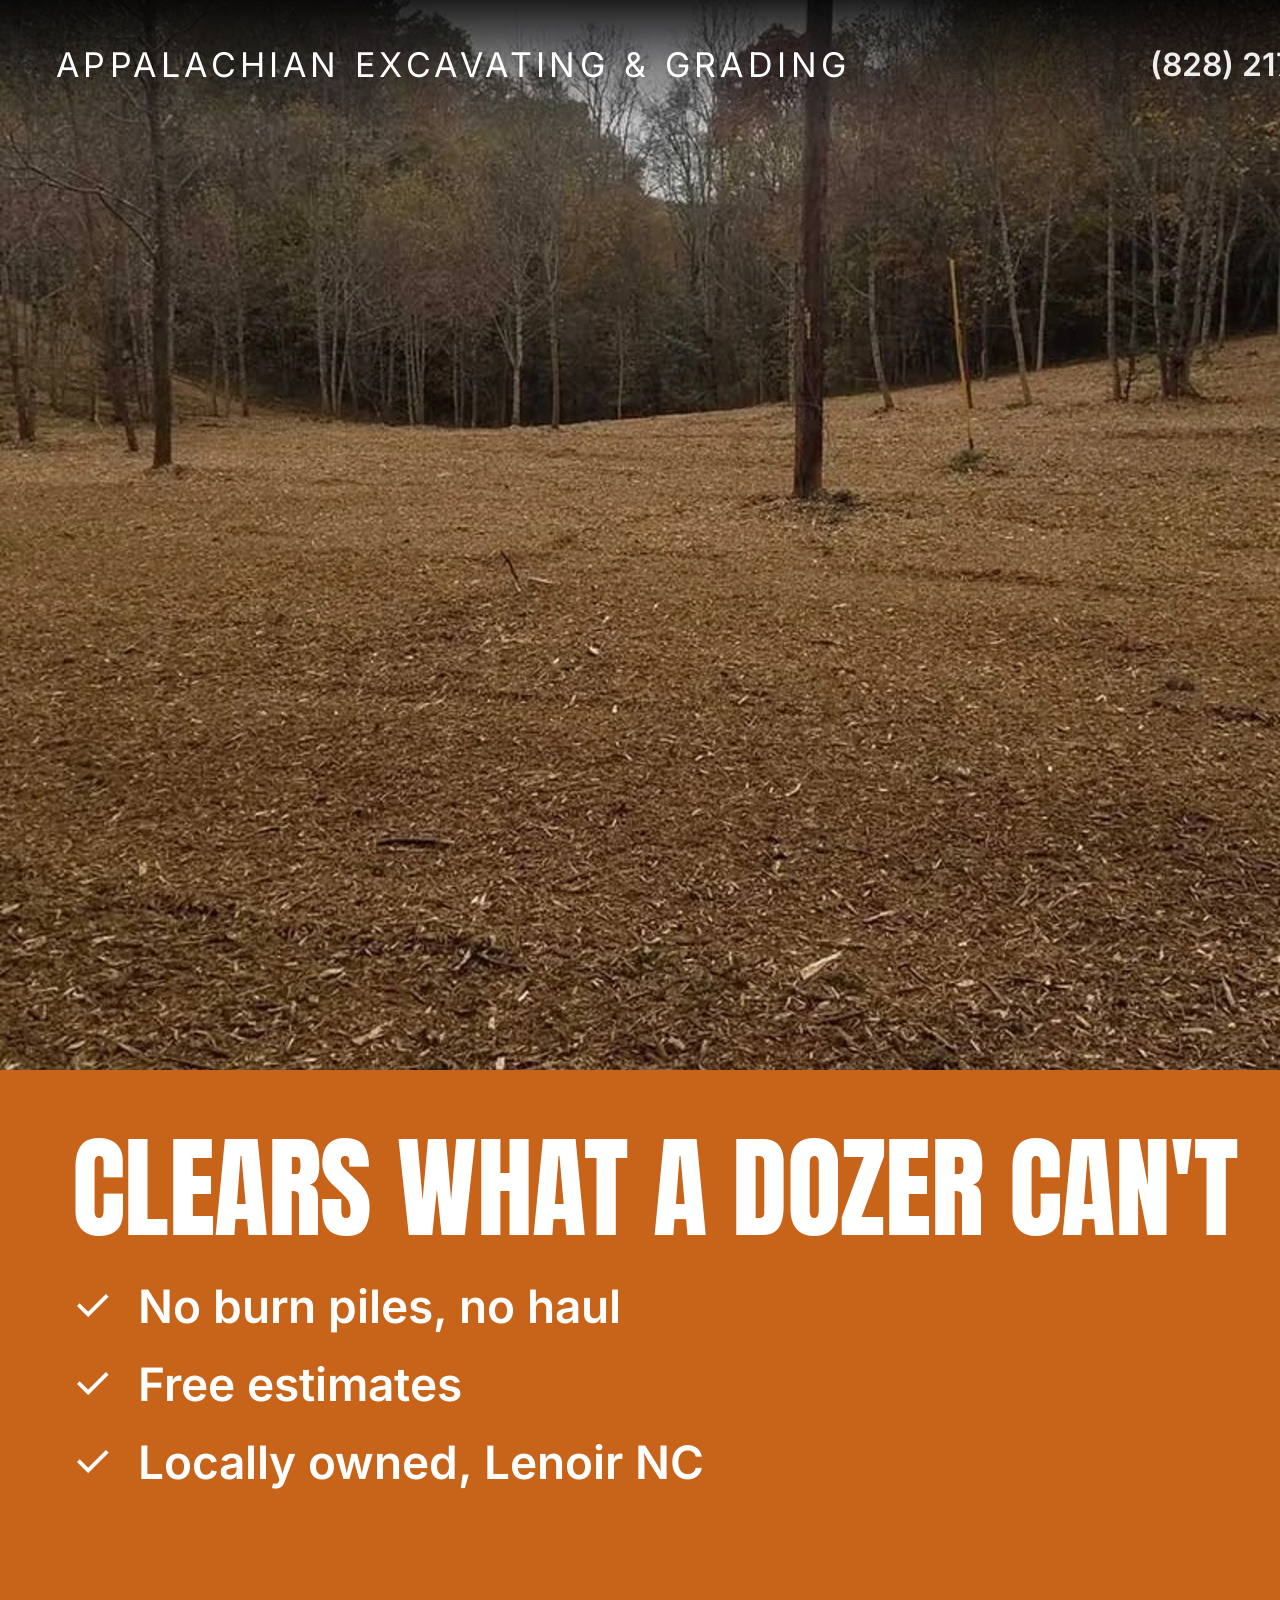
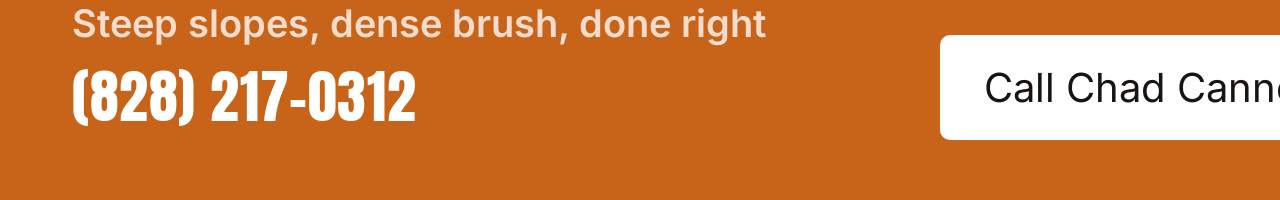
<file: prototypes/ad-creative/out/proof.html>
<!doctype html><meta charset=utf-8><style>
@font-face { font-family: Anton; src: url(../fonts/Anton.ttf); }
@font-face { font-family: Inter; src: url(../fonts/Inter-400.ttf); font-weight: 400 }
@font-face { font-family: Inter; src: url(../fonts/Inter-600.ttf); font-weight: 600 }
@font-face { font-family: Inter; src: url(../fonts/Inter-800.ttf); font-weight: 800 }
* { margin: 0; padding: 0; box-sizing: border-box }
body { width: 1440px; height: 1800px; overflow: hidden; font-family: Inter, sans-serif;
       background: #171412; position: relative; -webkit-font-smoothing: antialiased }
img { width: 100%; height: 100%; object-fit: cover; display: block }
.frame { position: absolute; inset: 0 }
.wordmark { position: absolute; top: 0; left: 0; right: 0; padding: 44px 56px; z-index: 3;
            display: flex; justify-content: space-between; align-items: center;
            background: linear-gradient(#000d, #0000) }
.wordmark b { font-weight: 800; font-size: 34px; letter-spacing: .13em; color: #fff;
              text-transform: uppercase }
.wordmark span { font-weight: 600; font-size: 32px; color: #fff; opacity: .92 }
.scrim { position: absolute; left: 0; right: 0; bottom: 0; height: 62%; z-index: 1;
         background: linear-gradient(#0000 0%, #000000cc 46%, #000000f2 100%) }
.stack { position: absolute; left: 0; right: 0; bottom: 0; z-index: 2; padding: 0 72px 88px }
.kicker { display: inline-block; background: #c8641a; color: #fff; font-weight: 800;
          font-size: 30px; letter-spacing: .18em; text-transform: uppercase;
          padding: 16px 26px 14px; margin-bottom: 30px }
h1 { font-family: Anton; font-weight: 400; text-transform: uppercase; color: #fff;
     font-size: 132px; line-height: .93; letter-spacing: -.005em }
.sub { font-size: 44px; font-weight: 600; color: #ffffffdd; margin-top: 26px; line-height: 1.25 }
.cta { display: flex; align-items: center; gap: 34px; margin-top: 46px }
.btn { background: #c8641a; color: #fff; font-weight: 800; font-size: 40px;
       padding: 30px 48px; border-radius: 10px; letter-spacing: .01em }
.tel { font-family: Anton; font-size: 56px; color: #fff; letter-spacing: .01em }
.label { position: absolute; z-index: 3; background: #000000d9; color: #fff; font-weight: 800;
         font-size: 32px; letter-spacing: .16em; text-transform: uppercase; padding: 16px 26px }
.half { position: absolute; left: 0; right: 0; height: 670px; overflow: hidden }
.band { position: absolute; left: 0; right: 0; bottom: 0; height: 460px; background: #171412;
        padding: 54px 72px; display: flex; flex-direction: column; justify-content: center }
.band h1 { font-size: 96px }
.band .sub { margin-top: 16px; font-size: 38px }
.band .cta { margin-top: 30px }
.rule { position: absolute; left: 0; right: 0; top: 670px; height: 8px;
        background: #c8641a; z-index: 4 }
.points { margin: 38px 0 0; list-style: none }
.points li { font-size: 46px; font-weight: 600; color: #fff; padding-left: 66px; margin-bottom: 22px;
             position: relative }
.points li::before { content: "✓"; position: absolute; left: 0; top: -2px; color: #fff;
                     font-weight: 800; font-size: 46px }
.brandblock { position: absolute; left: 0; right: 0; bottom: 0; height: 730px;
              background: #c8641a; padding: 66px 72px 60px;
              display: flex; flex-direction: column }
.brandblock h1 { font-size: 112px }
.spacer { flex: 1 }
.footline { display: flex; justify-content: space-between; align-items: flex-end }
.footline .sub { margin: 0; font-size: 38px }
.whitebtn { background: #fff; color: #171412; font-weight: 800; font-size: 40px;
            padding: 28px 44px; border-radius: 10px }
</style>
    <div class=frame style="bottom:730px;overflow:hidden"><img src="../photos/hi/05-after-cleared.jpg"></div>
    <div class=wordmark><b>Appalachian Excavating & Grading</b><span>(828) 217-0312</span></div>
    <div class=brandblock>
      <h1>Clears What a Dozer Can't</h1>
      <ul class=points><li>No burn piles, no haul</li><li>Free estimates</li><li>Locally owned, Lenoir NC</li></ul>
      <div class=spacer></div>
      <div class=footline>
        <div><div class=sub style="opacity:.9">Steep slopes, dense brush, done right</div><div class=tel style="font-size:58px;margin-top:6px">(828) 217-0312</div></div>
        <div class=whitebtn>Call Chad Cannon</div>
      </div>
    </div>
</file>
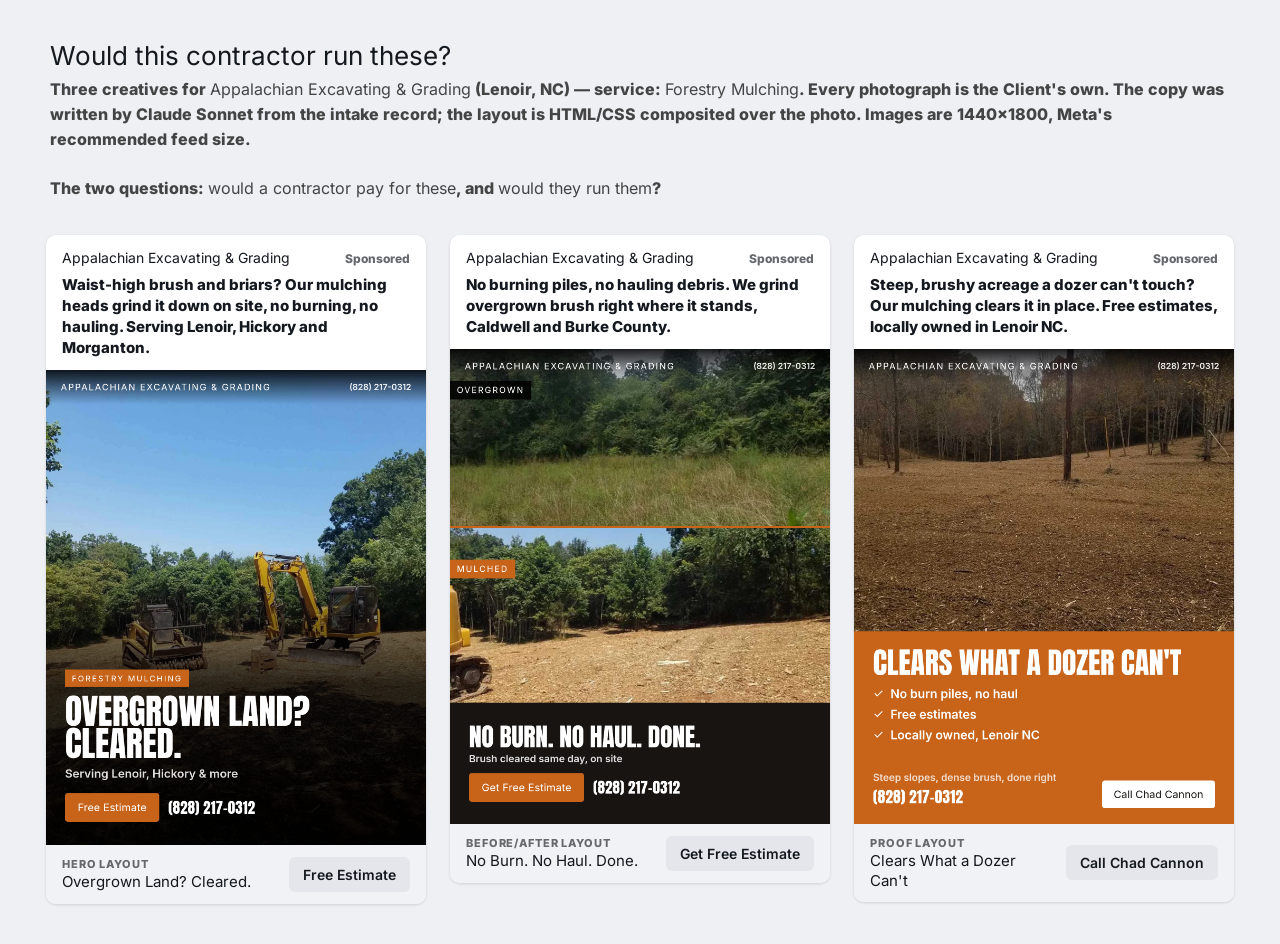
<file: prototypes/ad-creative/out/review.html>
<!doctype html><meta charset=utf-8>
<title>Ad creative prototype — Appalachian Excavating & Grading</title>
<style>
 @font-face { font-family: Inter; src: url(../fonts/Inter-400.ttf); font-weight: 400 }
 @font-face { font-family: Inter; src: url(../fonts/Inter-600.ttf); font-weight: 600 }
 @font-face { font-family: Inter; src: url(../fonts/Inter-800.ttf); font-weight: 800 }
 body { font-family: Inter, sans-serif; background: #eef0f3; margin: 0; padding: 40px 20px;
        color: #14181f }
 h1 { font-size: 26px; max-width: 1180px; margin: 0 auto 6px }
 .lede { max-width: 1180px; margin: 0 auto 34px; font-size: 16px; line-height: 1.55; color: #444 }
 .row { display: flex; gap: 24px; justify-content: center; align-items: flex-start; flex-wrap: wrap }
 article { width: 380px; background: #fff; border-radius: 10px; overflow: hidden;
           box-shadow: 0 1px 3px #0002 }
 header { display: flex; justify-content: space-between; align-items: baseline;
          padding: 14px 16px 8px; font-size: 14px }
 header span { color: #65686c; font-size: 12px }
 .body { margin: 0; padding: 0 16px 12px; font-size: 15px; line-height: 1.4 }
 article img { width: 100%; display: block }
 footer { display: flex; justify-content: space-between; align-items: center;
          background: #f0f2f5; padding: 12px 16px; gap: 12px }
 footer small { display: block; color: #65686c; font-size: 11px; text-transform: uppercase;
                letter-spacing: .08em }
 footer b { font-size: 15px }
 .cta { background: #e4e6eb; padding: 9px 14px; border-radius: 6px; font-weight: 600;
        font-size: 14px; white-space: nowrap }
</style>
<h1>Would this contractor run these?</h1>
<p class=lede>Three creatives for <b>Appalachian Excavating & Grading</b> (Lenoir, NC) —
 service: <b>Forestry Mulching</b>. Every photograph is the Client's own. The copy was
 written by Claude Sonnet from the intake record; the layout is HTML/CSS composited over the photo.
 Images are 1440&times;1800, Meta's recommended feed size.<br><br>
 The two questions: <b>would a contractor pay for these</b>, and <b>would they run them</b>?</p>
<div class=row>
  <article>
    <header><b>Appalachian Excavating & Grading</b><span>Sponsored</span></header>
    <p class=body>Waist-high brush and briars? Our mulching heads grind it down on site, no burning, no hauling. Serving Lenoir, Hickory and Morganton.</p>
    <img src="hero.png" alt="">
    <footer><div><small>hero layout</small>
      <b>Overgrown Land? Cleared.</b></div><div class=cta>Free Estimate</div></footer>
  </article>
  <article>
    <header><b>Appalachian Excavating & Grading</b><span>Sponsored</span></header>
    <p class=body>No burning piles, no hauling debris. We grind overgrown brush right where it stands, Caldwell and Burke County.</p>
    <img src="before_after.png" alt="">
    <footer><div><small>before/after layout</small>
      <b>No Burn. No Haul. Done.</b></div><div class=cta>Get Free Estimate</div></footer>
  </article>
  <article>
    <header><b>Appalachian Excavating & Grading</b><span>Sponsored</span></header>
    <p class=body>Steep, brushy acreage a dozer can't touch? Our mulching clears it in place. Free estimates, locally owned in Lenoir NC.</p>
    <img src="proof.png" alt="">
    <footer><div><small>proof layout</small>
      <b>Clears What a Dozer Can't</b></div><div class=cta>Call Chad Cannon</div></footer>
  </article></div>
</file>
<file: prototypes/splash/styles.css>
@font-face {
  font-family: Anton;
  src: url("fonts/Anton.ttf") format("truetype");
  font-weight: 400;
  font-style: normal;
  font-display: swap;
}
@font-face {
  font-family: Inter;
  src: url("fonts/Inter-400.ttf") format("truetype");
  font-weight: 400;
  font-style: normal;
  font-display: swap;
}
@font-face {
  font-family: Inter;
  src: url("fonts/Inter-600.ttf") format("truetype");
  font-weight: 600;
  font-style: normal;
  font-display: swap;
}
@font-face {
  font-family: Inter;
  src: url("fonts/Inter-800.ttf") format("truetype");
  font-weight: 800;
  font-style: normal;
  font-display: swap;
}

:root {
  --ink: #171412;
  --dust: #241e1a;
  --clay: #c8641a;
  --clay-hot: #e07828;
  --bone: #f4eee6;
  --paper: #ebe3d6;
  --mute: #b7aaa0;
  --line: #3a322c;
  --ok: #c8e38a;
  --radius: 14px;
  --nav-h: 72px;
  --max: 1180px;
}

* { box-sizing: border-box; margin: 0; padding: 0; }
[hidden] { display: none !important; }
html {
  scroll-behavior: smooth;
  scroll-padding-top: calc(var(--nav-h) + 10px);
}
body {
  font-family: Inter, system-ui, sans-serif;
  background: var(--ink);
  color: var(--bone);
  line-height: 1.5;
  -webkit-font-smoothing: antialiased;
  overflow-x: hidden;
}
body.nav-open { overflow: hidden; }
img { max-width: 100%; display: block; }
a { color: inherit; }
button, input, select, textarea { font: inherit; color: inherit; }
h1, h2, .display { font-family: Anton, sans-serif; font-weight: 400; letter-spacing: -0.01em; text-transform: uppercase; line-height: 0.92; }

.skip {
  position: absolute;
  left: 12px;
  top: -40px;
  background: var(--clay);
  color: #fff;
  padding: 8px 12px;
  z-index: 100;
}
.skip:focus { top: 12px; }

.wrap {
  width: min(var(--max), calc(100% - 40px));
  margin-inline: auto;
}

.nav {
  position: sticky;
  top: 0;
  z-index: 40;
  height: var(--nav-h);
  display: flex;
  align-items: center;
  background: transparent;
  transition: background 180ms ease, border-color 180ms ease;
  border-bottom: 1px solid transparent;
}
.nav.is-scrolled {
  background: color-mix(in srgb, var(--ink) 88%, transparent);
  backdrop-filter: blur(12px);
  border-bottom-color: var(--line);
}
.nav-inner {
  width: min(var(--max), calc(100% - 40px));
  margin-inline: auto;
  display: flex;
  align-items: center;
  justify-content: space-between;
  gap: 16px;
}
.brand {
  display: flex;
  align-items: center;
  gap: 10px;
  text-decoration: none;
  font-weight: 800;
  letter-spacing: 0.04em;
  text-transform: lowercase;
}
.brand svg { width: 28px; height: 28px; }
.brand b { color: var(--clay); font-weight: 800; }
.demo-chip {
  font-size: 11px;
  font-weight: 800;
  letter-spacing: 0.14em;
  text-transform: uppercase;
  border: 1px solid var(--clay);
  color: var(--clay);
  padding: 3px 8px 2px;
  border-radius: 999px;
}
.nav-links {
  display: flex;
  gap: 22px;
  list-style: none;
  font-size: 14px;
  font-weight: 600;
}
.nav-links a { text-decoration: none; color: var(--mute); }
.nav-links a:hover { color: var(--bone); }
.nav-cta {
  background: var(--clay);
  color: #fff;
  text-decoration: none;
  font-weight: 800;
  font-size: 14px;
  padding: 10px 16px;
  border-radius: 8px;
}
.nav-toggle {
  display: none;
  width: 44px;
  height: 44px;
  border: 1px solid var(--line);
  background: transparent;
  border-radius: 8px;
  color: var(--bone);
}
.nav-drawer {
  position: fixed;
  inset: var(--nav-h) 0 0 0;
  background: var(--ink);
  padding: 24px 20px;
  z-index: 39;
}
.nav-drawer[hidden] { display: none; }
.nav-drawer a {
  display: block;
  padding: 16px 0;
  text-decoration: none;
  font-weight: 700;
  font-size: 20px;
  border-bottom: 1px solid var(--line);
}

.hero {
  position: relative;
  min-height: calc(100svh - var(--nav-h));
  display: grid;
  align-items: end;
  padding: 40px 0 64px;
  isolation: isolate;
}
.hero-photo {
  position: absolute;
  inset: 0;
  z-index: -1;
}
.hero-photo img {
  width: 100%;
  height: 100%;
  object-fit: cover;
  object-position: 50% 40%;
}
.hero-photo::after {
  content: "";
  position: absolute;
  inset: 0;
  background:
    linear-gradient(180deg, #171412ee 0%, #17141255 28%, #17141222 48%, #171412f2 100%),
    linear-gradient(90deg, #171412cc 0%, transparent 55%);
}
.kicker {
  display: inline-block;
  background: var(--clay);
  color: #fff;
  font-weight: 800;
  font-size: 12px;
  letter-spacing: 0.18em;
  text-transform: uppercase;
  padding: 8px 12px 7px;
  margin-bottom: 18px;
}
.hero h1 {
  font-size: clamp(52px, 10vw, 118px);
  max-width: 14ch;
}
.lede {
  margin-top: 22px;
  max-width: 46ch;
  font-size: clamp(17px, 2vw, 20px);
  color: #efe6d9ee;
  font-weight: 600;
}
.hero-actions {
  display: flex;
  flex-wrap: wrap;
  gap: 14px;
  margin-top: 28px;
  align-items: center;
}
.btn {
  display: inline-flex;
  align-items: center;
  justify-content: center;
  background: var(--clay);
  color: #fff;
  text-decoration: none;
  border: 0;
  font-weight: 800;
  padding: 14px 22px;
  border-radius: 10px;
  cursor: pointer;
}
.btn:hover { background: var(--clay-hot); }
.btn-ghost {
  background: transparent;
  border: 1px solid #ffffff44;
  color: #fff;
}
.btn-ghost:hover { background: #ffffff14; }
.btn-dark {
  background: var(--ink);
  color: var(--bone);
}
.hero-meta {
  display: flex;
  flex-wrap: wrap;
  gap: 18px 32px;
  margin-top: 40px;
}
.hero-meta div {
  display: flex;
  flex-direction: column;
  gap: 3px;
  font-size: 11px;
  font-weight: 800;
  letter-spacing: 0.14em;
  text-transform: uppercase;
  color: var(--mute);
}
.hero-meta span {
  color: var(--bone);
  font-size: 13px;
  letter-spacing: 0.06em;
}

.ticker {
  border-block: 1px solid var(--line);
  background: var(--dust);
  overflow: hidden;
  white-space: nowrap;
}
.ticker-track {
  display: inline-flex;
  gap: 0;
  animation: ticker 28s linear infinite;
  font-family: Anton, sans-serif;
  font-size: 22px;
  letter-spacing: 0.08em;
  text-transform: uppercase;
  padding: 14px 0;
  color: var(--mute);
}
.ticker b { color: var(--clay); padding: 0 18px; }
@keyframes ticker {
  from { transform: translateX(0); }
  to { transform: translateX(-50%); }
}

section { padding: 88px 0; scroll-margin-top: calc(var(--nav-h) + 8px); }
.section-kicker {
  color: var(--clay);
  font-weight: 800;
  font-size: 12px;
  letter-spacing: 0.18em;
  text-transform: uppercase;
  margin-bottom: 12px;
}
h2 { font-size: clamp(40px, 7vw, 72px); max-width: 16ch; }
.section-copy {
  margin-top: 16px;
  max-width: 52ch;
  color: var(--mute);
  font-size: 17px;
}

.split {
  display: grid;
  grid-template-columns: 1.1fr 0.9fr;
  gap: 48px;
  align-items: end;
}
.photo-stack {
  display: grid;
  grid-template-columns: 1.2fr 0.8fr;
  grid-template-rows: 180px 220px;
  gap: 12px;
}
.photo-stack img {
  width: 100%;
  height: 100%;
  object-fit: cover;
  border-radius: var(--radius);
}
.photo-stack .wide { grid-column: 1 / -1; }

.steps {
  display: grid;
  grid-template-columns: repeat(4, 1fr);
  gap: 18px;
  margin-top: 48px;
  list-style: none;
  padding: 0;
}
.step {
  background: var(--dust);
  border: 1px solid var(--line);
  border-radius: var(--radius);
  padding: 22px 20px 24px;
  min-height: 220px;
}
.step-num {
  font-family: Anton, sans-serif;
  color: var(--clay);
  font-size: 28px;
  margin-bottom: 16px;
}
.step h3 {
  font-size: 18px;
  font-weight: 800;
  margin-bottom: 8px;
}
.step p { color: var(--mute); font-size: 15px; }

.ads { background: var(--dust); }
.ad-grid {
  display: grid;
  grid-template-columns: repeat(3, 1fr);
  gap: 22px;
  margin-top: 40px;
}
.ad-card {
  background: #11100f;
  border-radius: 18px;
  overflow: hidden;
  border: 1px solid var(--line);
}
.ad-card img { width: 100%; aspect-ratio: 4 / 5; object-fit: cover; }
.ad-caption {
  padding: 14px 16px 16px;
  font-size: 13px;
  color: var(--mute);
}
.ad-caption strong { display: block; color: var(--bone); font-size: 14px; margin-bottom: 2px; }

.leads-grid {
  display: grid;
  grid-template-columns: 0.9fr 1.1fr;
  gap: 32px;
  margin-top: 40px;
  align-items: center;
}
.phone {
  width: min(320px, 100%);
  margin-inline: auto;
  background: #0c0b0a;
  border: 8px solid #2b2622;
  border-radius: 36px;
  padding: 18px 14px 22px;
  box-shadow: 0 30px 80px #0008;
}
.phone-bar {
  height: 10px;
  width: 92px;
  background: #2b2622;
  border-radius: 999px;
  margin: 4px auto 18px;
}
.sms {
  background: #1c1916;
  border-radius: 16px;
  padding: 14px 14px 16px;
  border: 1px solid var(--line);
}
.sms-from {
  font-size: 11px;
  font-weight: 800;
  letter-spacing: 0.12em;
  text-transform: uppercase;
  color: var(--clay);
}
.sms h3 { font-size: 16px; margin: 6px 0 10px; font-weight: 800; text-transform: none; font-family: Inter, sans-serif; }
.sms p { font-size: 14px; color: var(--mute); }
.sms .who { color: var(--bone); font-weight: 700; margin: 10px 0 4px; }
.sms-actions { display: flex; gap: 8px; margin-top: 14px; }
.sms-actions span {
  flex: 1;
  text-align: center;
  background: var(--clay);
  color: #fff;
  font-weight: 800;
  font-size: 12px;
  padding: 8px;
  border-radius: 8px;
}
.sms-actions span.alt { background: #2b2622; }

.dash {
  background: var(--dust);
  border: 1px solid var(--line);
  border-radius: 18px;
  overflow: hidden;
}
.dash-head {
  display: flex;
  justify-content: space-between;
  align-items: center;
  padding: 16px 18px;
  border-bottom: 1px solid var(--line);
  font-weight: 800;
}
.dash-head small { color: var(--mute); font-weight: 600; }
.lead-row {
  display: grid;
  grid-template-columns: 1fr auto auto;
  gap: 12px;
  padding: 14px 18px;
  border-bottom: 1px solid var(--line);
  align-items: center;
  font-size: 14px;
}
.lead-row:last-child { border-bottom: 0; }
.lead-row b { display: block; }
.lead-row span { color: var(--mute); font-size: 12px; }
.tag {
  font-size: 11px;
  font-weight: 800;
  letter-spacing: 0.08em;
  text-transform: uppercase;
  padding: 4px 8px;
  border-radius: 999px;
  background: #2a3320;
  color: var(--ok);
}
.tag.call { background: #2c2418; color: #f0c48a; }
.tag.form { background: #1d2a33; color: #9fd4f0; }

.bundle-grid {
  display: grid;
  grid-template-columns: repeat(5, 1fr);
  gap: 14px;
  margin-top: 40px;
}
.bundle {
  background: var(--dust);
  border-top: 3px solid var(--clay);
  padding: 20px 18px 22px;
  min-height: 180px;
}
.bundle h3 { font-size: 16px; font-weight: 800; margin-bottom: 8px; }
.bundle p { color: var(--mute); font-size: 14px; }

.not-grid {
  display: grid;
  grid-template-columns: 1fr 1fr;
  gap: 18px;
  margin-top: 28px;
}
.not-card {
  padding: 22px;
  border-radius: var(--radius);
  border: 1px solid var(--line);
}
.not-card.yes { background: #1d2416; }
.not-card.no { background: #241816; }
.not-card h3 { font-size: 15px; font-weight: 800; margin-bottom: 10px; }
.not-card li { margin-left: 18px; color: var(--mute); margin-bottom: 6px; }

.cta-band {
  background:
    linear-gradient(180deg, #171412cc, #171412f0),
    url("assets/job-lakeside.jpg") center/cover;
  padding: 88px 0;
}
.cta-band .wrap {
  display: grid;
  grid-template-columns: 1fr 1fr;
  gap: 48px;
  align-items: start;
}
form {
  background: color-mix(in srgb, var(--ink) 82%, transparent);
  border: 1px solid var(--line);
  border-radius: 18px;
  padding: 22px;
  display: grid;
  gap: 12px;
  backdrop-filter: blur(8px);
}
label { font-size: 12px; font-weight: 800; letter-spacing: 0.08em; text-transform: uppercase; color: var(--mute); display: grid; gap: 6px; }
input, select, textarea {
  background: #0f0d0c;
  border: 1px solid var(--line);
  border-radius: 8px;
  padding: 12px 12px;
  color: var(--bone);
}
input::placeholder,
textarea::placeholder {
  color: #8a7e74;
  opacity: 1;
}
textarea { min-height: 88px; resize: vertical; }
.form-row { display: grid; grid-template-columns: 1fr 1fr; gap: 12px; }
.fine { font-size: 12px; color: var(--mute); }
#demo-thanks {
  background: #1d2416;
  border: 1px solid #3a4a28;
  border-radius: 18px;
  padding: 28px 24px;
}
#demo-thanks h3 { font-size: 22px; margin-bottom: 8px; }

.foot {
  padding: 28px 0 40px;
  border-top: 1px solid var(--line);
  color: var(--mute);
  font-size: 13px;
  display: flex;
  justify-content: space-between;
  gap: 16px;
  flex-wrap: wrap;
}
.foot a { color: var(--bone); }

@media (max-width: 960px) {
  .nav-links, .nav-cta { display: none; }
  .nav-toggle { display: grid; place-items: center; }
  .split, .leads-grid, .cta-band .wrap, .not-grid { grid-template-columns: 1fr; }
  .steps { grid-template-columns: 1fr 1fr; }
  .bundle-grid { grid-template-columns: 1fr 1fr; }
  .ad-grid {
    grid-template-columns: none;
    grid-auto-flow: column;
    grid-auto-columns: min(78vw, 320px);
    overflow-x: auto;
    scroll-snap-type: x mandatory;
    padding-bottom: 8px;
  }
  .ad-card { scroll-snap-align: start; }
  section { padding: 64px 0; }
}

@media (max-width: 560px) {
  .wrap, .nav-inner { width: min(var(--max), calc(100% - 28px)); }
  .steps, .bundle-grid, .form-row { grid-template-columns: 1fr; }
  .hero { padding-bottom: 48px; }
  .hero h1 { font-size: 48px; }
  .photo-stack { grid-template-rows: 140px 180px; }
}

@media (prefers-reduced-motion: reduce) {
  html { scroll-behavior: auto; }
  .ticker-track { animation: none; }
}
</file>
